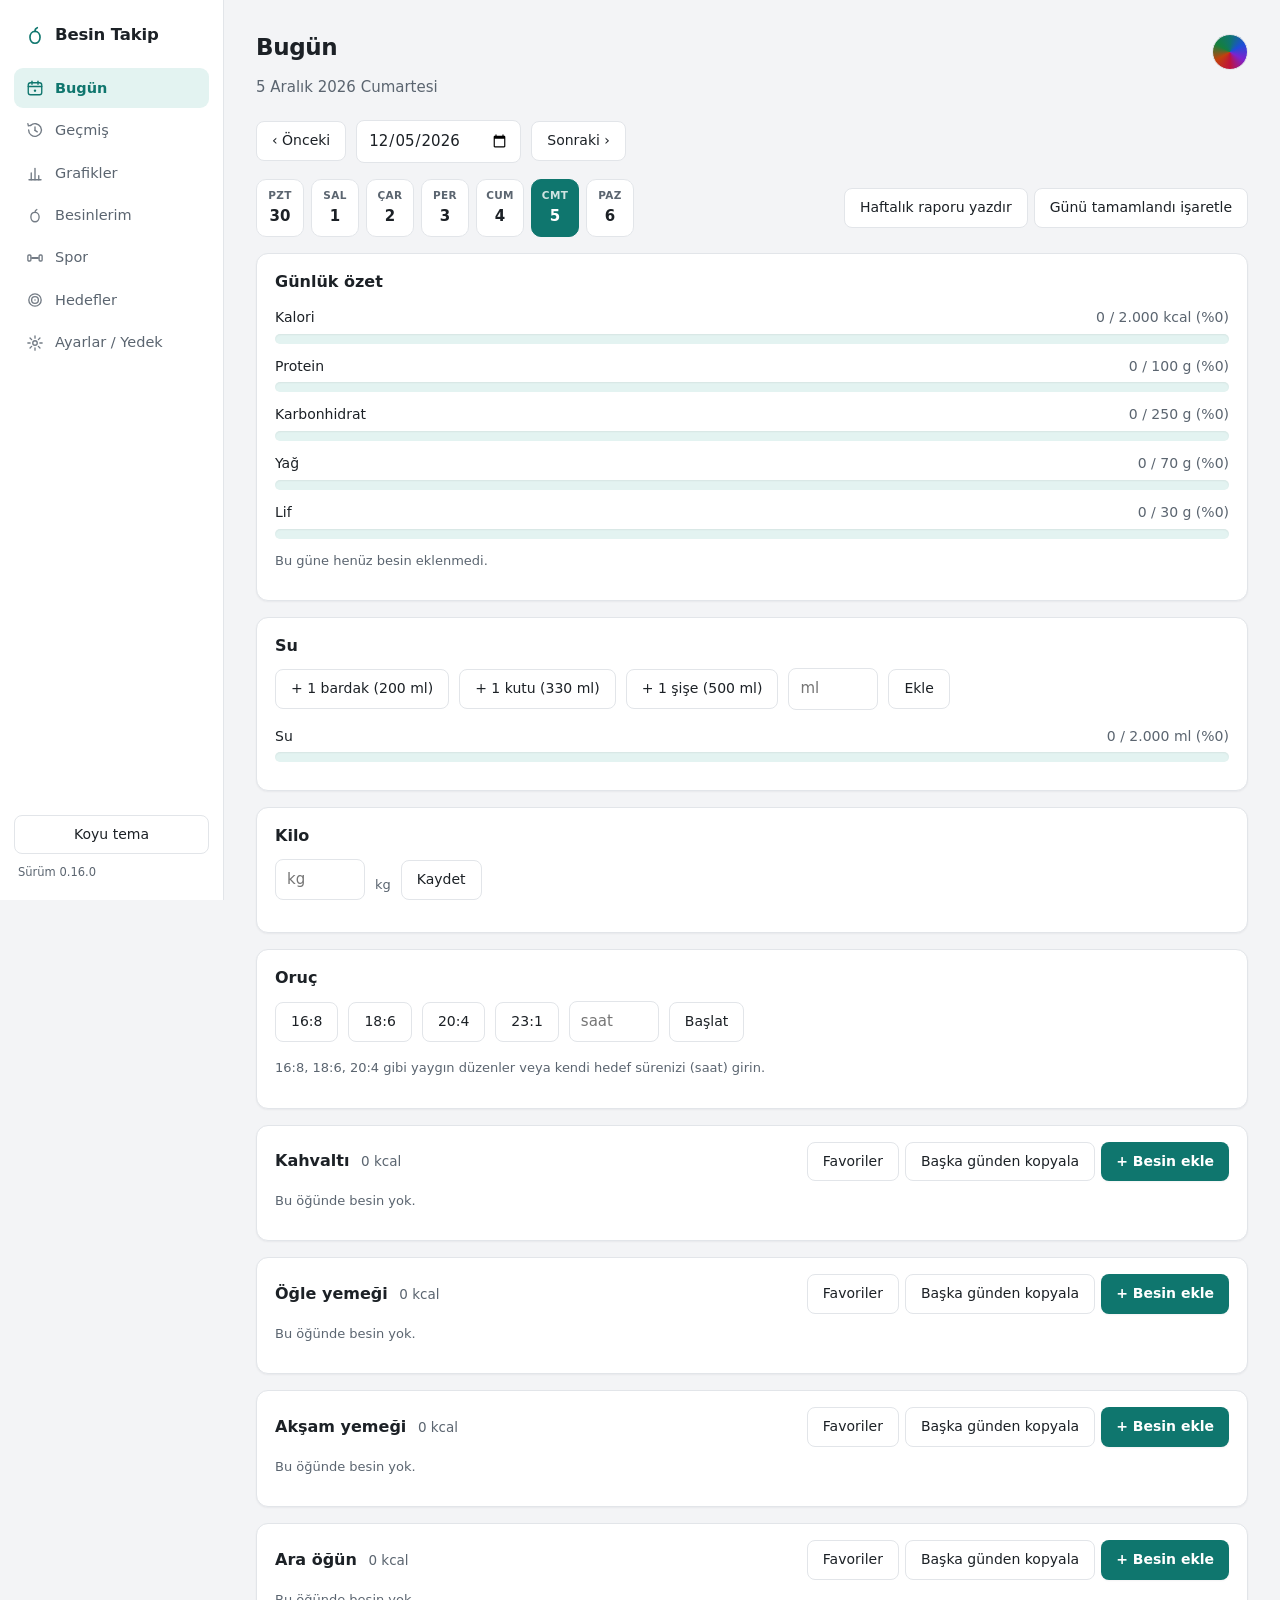
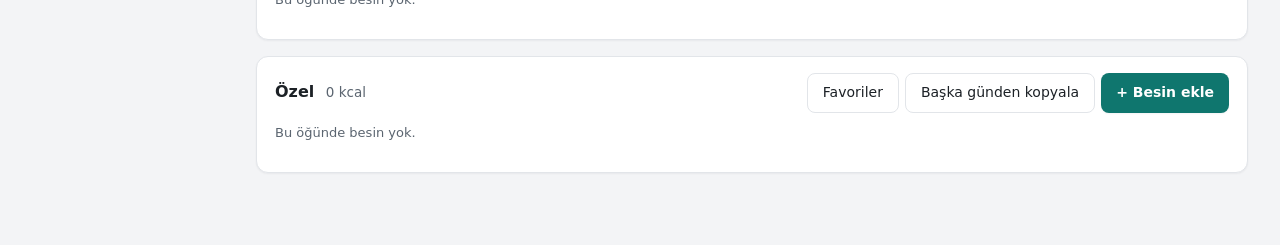
<file: index.html>
<!doctype html>
<html lang="tr">
<head>
<meta charset="utf-8">
<meta http-equiv="refresh" content="0; url=besin-takip.html">
<link rel="canonical" href="besin-takip.html">
<title>Besin Takip</title>
</head>
<body>
<p>Yönlendiriliyor… Otomatik geçmezse <a href="besin-takip.html">buraya tıklayın</a>.</p>
<script>location.replace('besin-takip.html');</script>
</body>
</html>
</file>
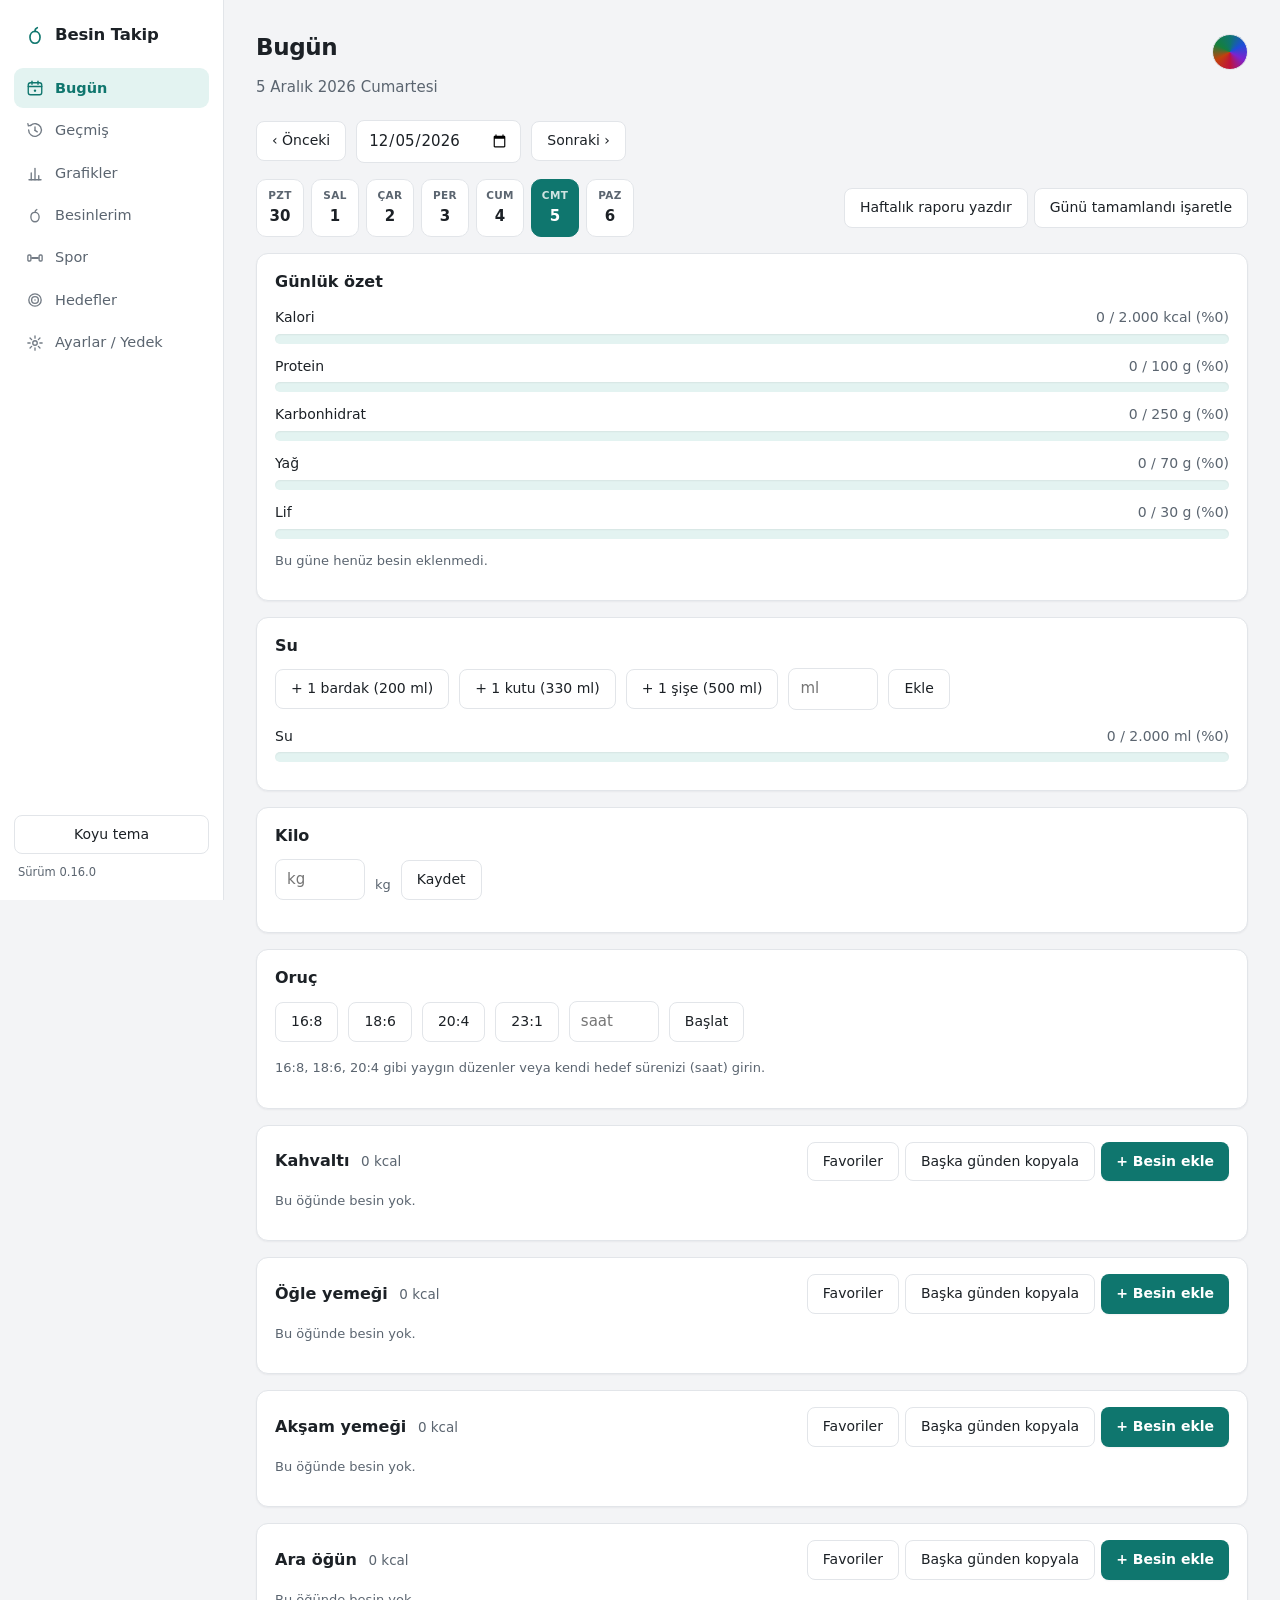
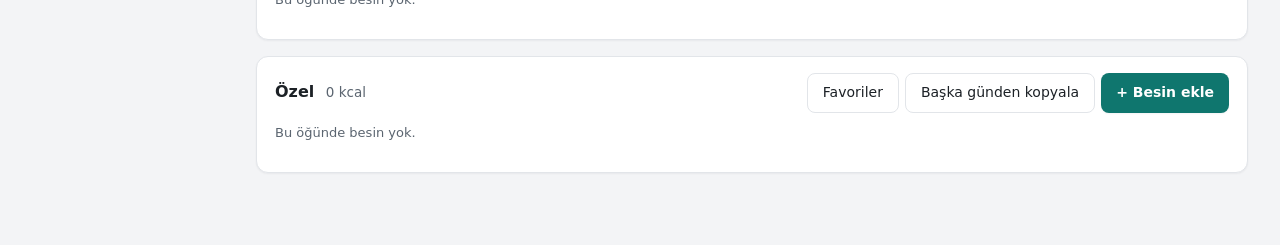
<file: besin-takip.html>
<!doctype html>
<html lang="tr">
<head>
<meta charset="utf-8">
<meta name="viewport" content="width=device-width, initial-scale=1">
<title>Besin Takip</title>
<meta name="description" content="Çevrimdışı, tek kişilik kalori ve besin takip uygulaması.">
<meta name="theme-color" content="#0f766e">
<meta name="mobile-web-app-capable" content="yes">
<meta name="apple-mobile-web-app-capable" content="yes">
<meta name="apple-mobile-web-app-status-bar-style" content="black-translucent">
<meta name="apple-mobile-web-app-title" content="Besin Takip">
<link rel="manifest" href="manifest.json?v=0.16.0">
<link rel="icon" href="icons/icon-192.png?v=0.16.0">
<link rel="apple-touch-icon" href="icons/apple-touch-icon.png?v=0.16.0">
<link rel="stylesheet" href="css/style.css?v=0.16.0">
</head>
<body>
<div class="app">
  <nav class="menu" aria-label="Ana menü">
    <div class="marka">
      <svg class="marka-simge" viewBox="0 0 24 24" fill="none" stroke="currentColor" stroke-width="1.8" stroke-linecap="round" stroke-linejoin="round" aria-hidden="true"><path d="M12 8c-3 0-5.5 2.5-5.5 6.5S9 21 12 21s5.5-2.5 5.5-6.5S15 8 12 8z"/><path d="M12 8c0-2 1-3.5 2.5-4"/></svg>
      <span>Besin Takip</span>
    </div>
    <a href="#bugun" data-r="bugun">
      <svg viewBox="0 0 24 24" fill="none" stroke="currentColor" stroke-width="1.8" stroke-linecap="round" stroke-linejoin="round" aria-hidden="true"><rect x="3" y="5" width="18" height="16" rx="3"/><line x1="3" y1="10" x2="21" y2="10"/><line x1="8" y1="3" x2="8" y2="7"/><line x1="16" y1="3" x2="16" y2="7"/><circle cx="12" cy="15.5" r="1.6" fill="currentColor" stroke="none"/></svg>
      <span>Bugün</span>
    </a>
    <a href="#gecmis" data-r="gecmis">
      <svg viewBox="0 0 24 24" fill="none" stroke="currentColor" stroke-width="1.8" stroke-linecap="round" stroke-linejoin="round" aria-hidden="true"><path d="M3.5 12a8.5 8.5 0 1 0 2.6-6.1"/><polyline points="2.5 3.5 3.2 6.4 6.3 5.9"/><line x1="12" y1="8" x2="12" y2="12.5"/><line x1="12" y1="12.5" x2="15" y2="14.5"/></svg>
      <span>Geçmiş</span>
    </a>
    <a href="#grafikler" data-r="grafikler">
      <svg viewBox="0 0 24 24" fill="none" stroke="currentColor" stroke-width="1.8" stroke-linecap="round" stroke-linejoin="round" aria-hidden="true"><line x1="4" y1="21" x2="20" y2="21"/><line x1="7" y1="21" x2="7" y2="12"/><line x1="12" y1="21" x2="12" y2="6"/><line x1="17" y1="21" x2="17" y2="15.5"/></svg>
      <span>Grafikler</span>
    </a>
    <a href="#besinler" data-r="besinler">
      <svg viewBox="0 0 24 24" fill="none" stroke="currentColor" stroke-width="1.8" stroke-linecap="round" stroke-linejoin="round" aria-hidden="true"><path d="M12 8.5c-3 0-5.5 2.4-5.5 6.2S9 21 12 21s5.5-2.5 5.5-6.3S15 8.5 12 8.5z"/><path d="M12 8.5c0-1.9 1-3.3 2.4-3.8"/></svg>
      <span>Besinlerim</span>
    </a>
    <a href="#spor" data-r="spor">
      <svg viewBox="0 0 24 24" fill="none" stroke="currentColor" stroke-width="1.8" stroke-linecap="round" stroke-linejoin="round" aria-hidden="true"><line x1="8" y1="12" x2="16" y2="12" stroke-width="2.6"/><rect x="2.5" y="8" width="4" height="8" rx="1.4"/><rect x="17.5" y="8" width="4" height="8" rx="1.4"/></svg>
      <span>Spor</span>
    </a>
    <a href="#hedefler" data-r="hedefler">
      <svg viewBox="0 0 24 24" fill="none" stroke="currentColor" stroke-width="1.8" stroke-linecap="round" stroke-linejoin="round" aria-hidden="true"><circle cx="12" cy="12" r="8.25"/><circle cx="12" cy="12" r="4.5"/><circle cx="12" cy="12" r="1" fill="currentColor" stroke="none"/></svg>
      <span>Hedefler</span>
    </a>
    <a href="#ayarlar" data-r="ayarlar">
      <svg viewBox="0 0 24 24" fill="none" stroke="currentColor" stroke-width="1.8" stroke-linecap="round" stroke-linejoin="round" aria-hidden="true"><circle cx="12" cy="12" r="3"/><path d="M12 2.5v3M12 18.5v3M21.5 12h-3M5.5 12h-3M18.6 5.4l-2.1 2.1M7.5 16.5l-2.1 2.1M18.6 18.6l-2.1-2.1M7.5 7.5 5.4 5.4"/></svg>
      <span>Ayarlar / Yedek</span>
    </a>
    <div class="menu-alt">
      <button id="tema-btn" type="button" class="ikincil">Koyu tema</button>
      <div class="surum">Sürüm 0.16.0</div>
    </div>
  </nav>
  <main tabindex="-1">
    <div id="hatirlatma" class="hatirlatma" hidden></div>
    <div id="icerik"><p class="alt-baslik">Yükleniyor…</p><noscript><p>Bu program çalışmak için tarayıcıda JavaScript gerektirir.</p></noscript></div>
  </main>
</div>
<div id="uyari" class="uyari" hidden></div>
<dialog id="ayrinti" aria-labelledby="ayrinti-baslik"></dialog>
<dialog id="secici" aria-label="Besin ekle"></dialog>
<div id="yazdir-alani" aria-hidden="true"></div>

<script src="lib/chart.umd.min.js?v=0.16.0"></script>
<script src="js/nutrients.js?v=0.16.0"></script>
<script src="js/calc.js?v=0.16.0"></script>
<script src="js/storage.js?v=0.16.0"></script>
<script src="js/foods-data.js?v=0.16.0"></script>
<script src="js/foods.js?v=0.16.0"></script>
<script src="js/exercises-data.js?v=0.16.0"></script>
<script src="js/exercises.js?v=0.16.0"></script>
<script src="js/rda.js?v=0.16.0"></script>
<script src="js/backup.js?v=0.16.0"></script>
<script src="js/charts.js?v=0.16.0"></script>
<script src="js/ui.js?v=0.16.0"></script>
<script>
  /* PWA: yalnızca güvenli bağlam (https / localhost) destekliyorsa kaydet.
     file:// veya düz http:// üzerinde sessizce atlanır (çevrimdışı çalışma yine sürer, yalnızca "ana ekrana ekle"/servis-çalışanı önbelleği devreye girmez). */
  if ('serviceWorker' in navigator && window.isSecureContext) {
    window.addEventListener('load', function () {
      navigator.serviceWorker.register('service-worker.js?v=0.16.0').catch(function () { /* sessizce yok say */ });
    });
  }
</script>
</body>
</html>
</file>
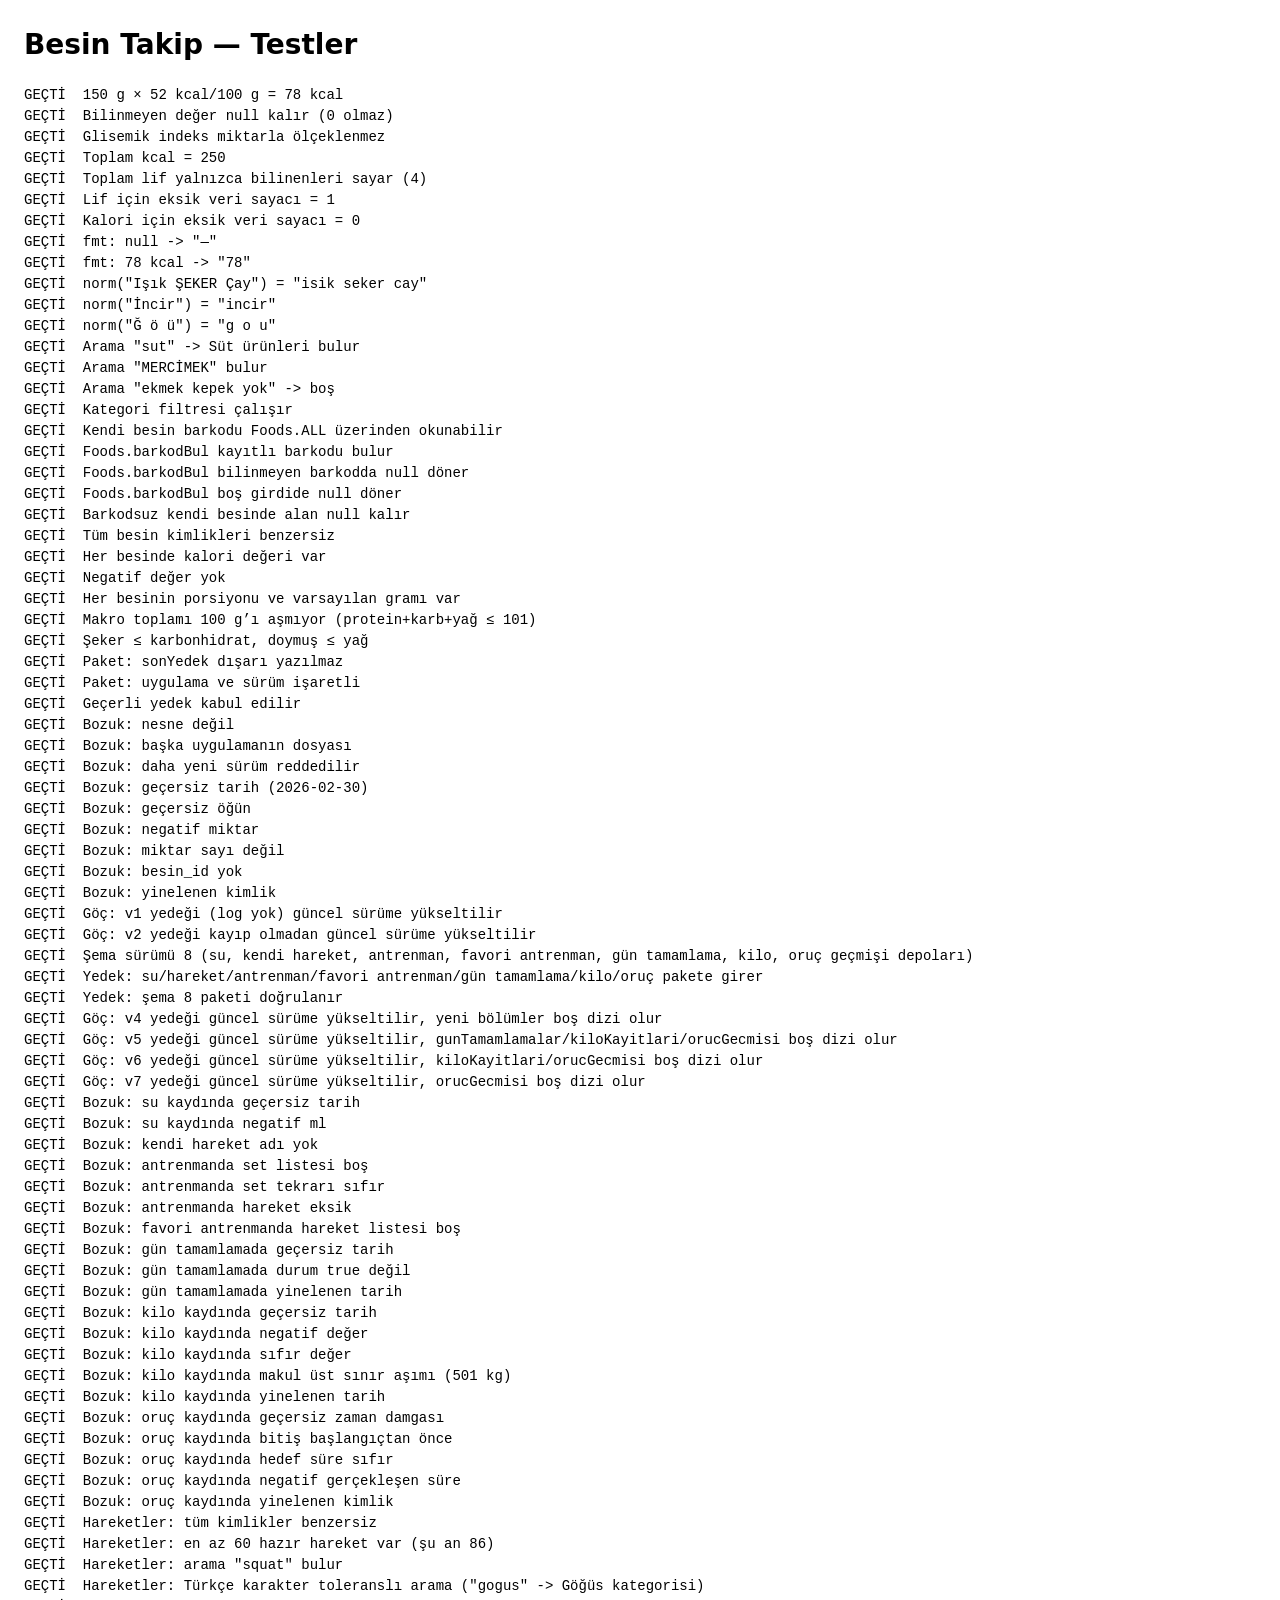
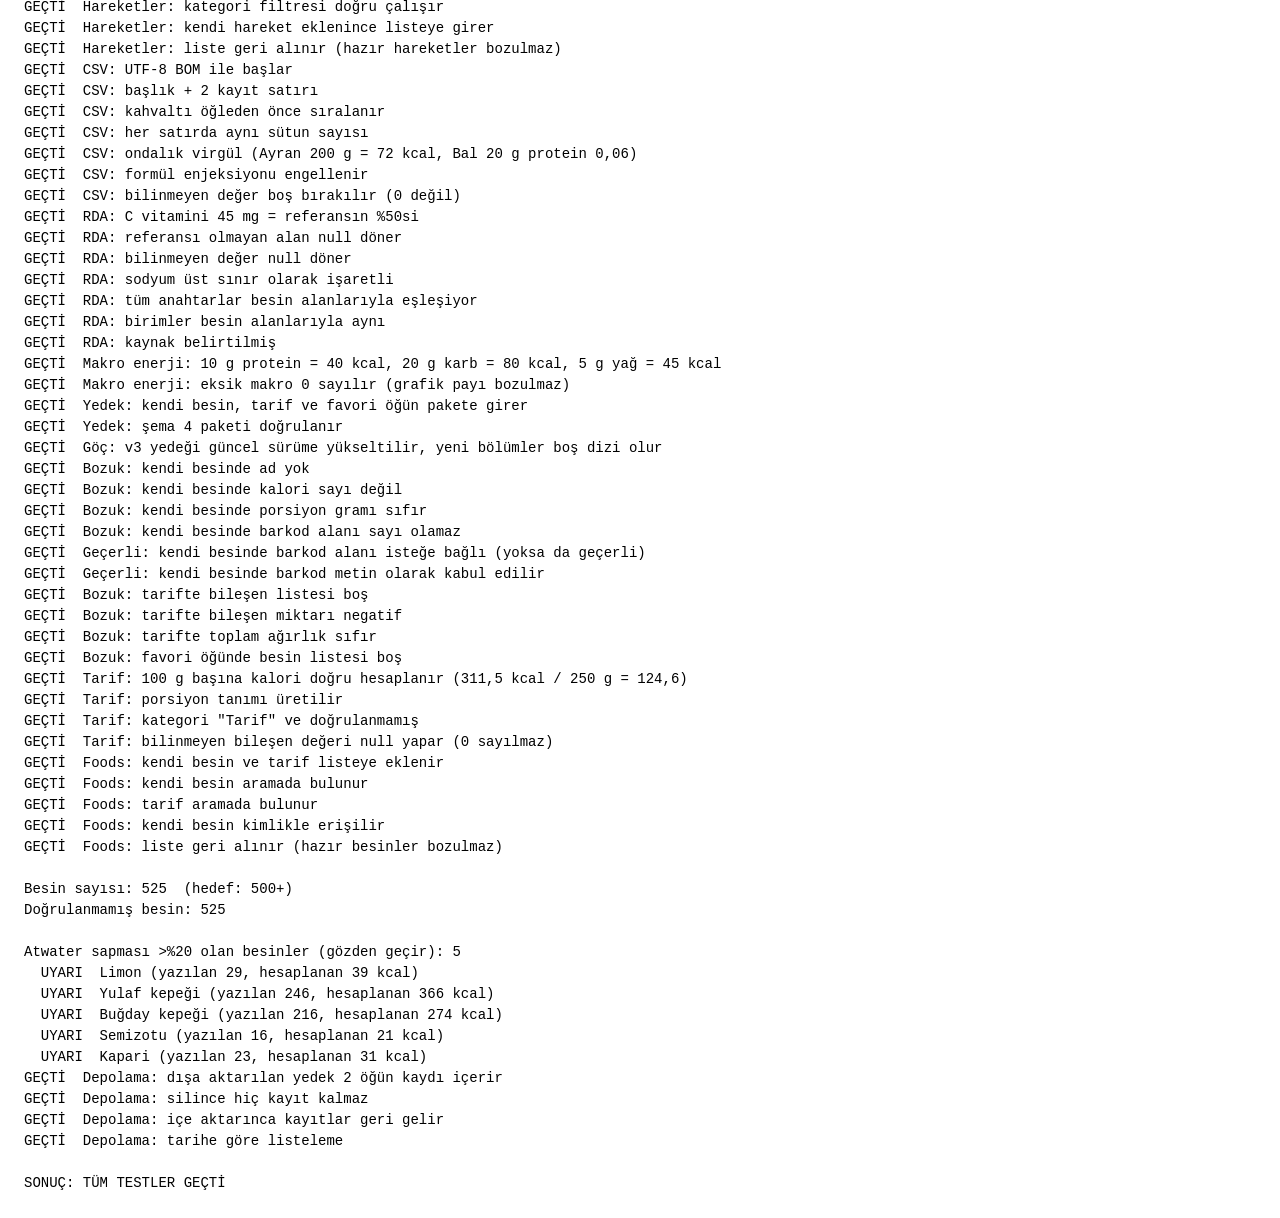
<file: tests/test.html>
<!doctype html>
<html lang="tr">
<head>
<meta charset="utf-8">
<title>Besin Takip — Testler</title>
<style>body{font:14px/1.5 system-ui,sans-serif;margin:24px}.ok{color:#0a7a3d}.fail{color:#c0271f;font-weight:600}.warn{color:#8a6100}</style>
</head>
<body>
<h1>Besin Takip — Testler</h1>
<pre id="out">çalışıyor…</pre>
<script src="../js/nutrients.js"></script>
<script src="../js/calc.js"></script>
<script src="../js/foods-data.js"></script>
<script src="../js/foods.js"></script>
<script src="../js/exercises-data.js"></script>
<script src="../js/exercises.js"></script>
<script src="../js/storage.js"></script>
<script src="../js/backup.js"></script>
<script src="../js/rda.js"></script>
<script>
(function () {
  var out = [], fails = 0;
  function t(ad, kosul) { if (!kosul) fails++; out.push((kosul ? 'GEÇTİ  ' : 'BAŞARISIZ  ') + ad); }
  function yakin(a, b, e) { return Math.abs(a - b) <= (e || 1e-9); }

  /* --- Hesaplama --- */
  t('150 g × 52 kcal/100 g = 78 kcal', yakin(Calc.scale({ kcal: 52 }, 150).kcal, 78));
  t('Bilinmeyen değer null kalır (0 olmaz)', Calc.scale({ kcal: 52 }, 150).lif === null);
  t('Glisemik indeks miktarla ölçeklenmez', Calc.scale({ gi: 55 }, 300).gi === 55);

  var s = Calc.sum([
    { degerler: { kcal: 100, lif: 2 }, gram: 200 },
    { degerler: { kcal: 50, lif: null }, gram: 100 }
  ]);
  t('Toplam kcal = 250', yakin(s.toplam.kcal, 250));
  t('Toplam lif yalnızca bilinenleri sayar (4)', yakin(s.toplam.lif, 4));
  t('Lif için eksik veri sayacı = 1', s.eksik.lif === 1);
  t('Kalori için eksik veri sayacı = 0', s.eksik.kcal === 0);

  t('fmt: null -> "—"', Calc.fmt(null, 'g') === '—');
  t('fmt: 78 kcal -> "78"', Calc.fmt(78.4, 'kcal') === '78');

  /* --- Türkçe arama normalleştirme --- */
  t('norm("Işık ŞEKER Çay") = "isik seker cay"', Calc.norm('Işık ŞEKER Çay') === 'isik seker cay');
  t('norm("İncir") = "incir"', Calc.norm('İncir') === 'incir');
  t('norm("Ğ ö ü") = "g o u"', Calc.norm('Ğ ö ü') === 'g o u');
  t('Arama "sut" -> Süt ürünleri bulur', Foods.search('sut').some(function (f) { return f.ad.indexOf('Süt') === 0; }));
  t('Arama "MERCİMEK" bulur', Foods.search('MERCİMEK').length >= 2);
  t('Arama "ekmek kepek yok" -> boş', Foods.search('zzzz').length === 0);
  t('Kategori filtresi çalışır', Foods.search('', { kategori: 'Meyve' }).every(function (f) { return f.kategori === 'Meyve'; }));

  /* --- Barkod --- */
  Foods.guncelle([{ id: 'k-bt1', ad: 'Barkodlu test besini', varsayilan_g: 100, porsiyonlar: [], degerler: { kcal: 100 }, barkod: '8690000000001' }], []);
  t('Kendi besin barkodu Foods.ALL üzerinden okunabilir', Foods.BY_ID['k-bt1'].barkod === '8690000000001');
  t('Foods.barkodBul kayıtlı barkodu bulur', Foods.barkodBul('8690000000001') && Foods.barkodBul('8690000000001').id === 'k-bt1');
  t('Foods.barkodBul bilinmeyen barkodda null döner', Foods.barkodBul('0000000000000') === null);
  t('Foods.barkodBul boş girdide null döner', Foods.barkodBul('') === null && Foods.barkodBul() === null);
  t('Barkodsuz kendi besinde alan null kalır', (function () {
    Foods.guncelle([{ id: 'k-bt2', ad: 'Barkodsuz test besini', varsayilan_g: 100, porsiyonlar: [], degerler: { kcal: 50 } }], []);
    return Foods.BY_ID['k-bt2'].barkod === null;
  })());
  Foods.guncelle([], []); /* test verilerini temizle */

  /* --- Veri bütünlüğü --- */
  var ids = {}, dup = [];
  Foods.ALL.forEach(function (f) { if (ids[f.id]) dup.push(f.ad); ids[f.id] = 1; });
  t('Tüm besin kimlikleri benzersiz' + (dup.length ? ' (çakışan: ' + dup.join(', ') + ')' : ''), dup.length === 0);

  var bosKcal = Foods.ALL.filter(function (f) { return f.degerler.kcal == null; });
  t('Her besinde kalori değeri var', bosKcal.length === 0);
  var negatif = Foods.ALL.filter(function (f) { return Object.keys(f.degerler).some(function (k) { return f.degerler[k] != null && f.degerler[k] < 0; }); });
  t('Negatif değer yok', negatif.length === 0);
  var portBos = Foods.ALL.filter(function (f) { return !f.porsiyonlar.length || !(f.varsayilan_g > 0); });
  t('Her besinin porsiyonu ve varsayılan gramı var', portBos.length === 0);
  t('Makro toplamı 100 g’ı aşmıyor (protein+karb+yağ ≤ 101)', Foods.ALL.every(function (f) {
    var d = f.degerler; return (d.protein + d.karb + d.yag) <= 101;
  }));
  var tutarsiz = Foods.ALL.filter(function (f) {
    var d = f.degerler;
    return !((d.seker == null || d.seker <= d.karb + 0.05) && (d.doymus == null || d.doymus <= d.yag + 0.05));
  }).map(function (f) { return f.ad; });
  t('Şeker ≤ karbonhidrat, doymuş ≤ yağ' + (tutarsiz.length ? ' (sorunlu: ' + tutarsiz.join(', ') + ')' : ''), tutarsiz.length === 0);

  /* --- Yedekleme mantığı --- */
  var S2 = Storage.SCHEMA_VERSION;
  var ornek = {
    settings: [{ key: 'tema', value: 'koyu' }, { key: 'sonYedek', value: '2026-01-01T00:00:00Z' }],
    favorites: [{ id: 'h-bal' }], recents: [{ id: 'h-bal', ts: 5 }],
    log: [{ id: 'a1', tarih: '2026-09-20', ogun: 'öğle', besin_id: 'h-bal', miktar_g: 20, saat: '12:30' },
          { id: 'a2', tarih: '2026-09-20', ogun: 'kahvaltı', besin_id: 'h-ayran', miktar_g: 200 }]
  };
  var paket = Backup.paketle(ornek, S2);
  t('Paket: sonYedek dışarı yazılmaz', !paket.settings.some(function (s) { return s.key === 'sonYedek'; }));
  t('Paket: uygulama ve sürüm işaretli', paket.uygulama === 'besin-takip' && paket.schemaVersion === S2);
  var js = JSON.parse(JSON.stringify(paket));
  var d1 = Backup.dogrula(js, S2);
  t('Geçerli yedek kabul edilir', d1.ok && d1.veri.log.length === 2);
  t('Bozuk: nesne değil', !Backup.dogrula([], S2).ok && !Backup.dogrula(null, S2).ok && !Backup.dogrula('x', S2).ok);
  t('Bozuk: başka uygulamanın dosyası', !Backup.dogrula({ uygulama: 'baska', schemaVersion: 1 }, S2).ok);
  t('Bozuk: daha yeni sürüm reddedilir', !Backup.dogrula({ uygulama: 'besin-takip', schemaVersion: S2 + 1 }, S2).ok);
  function bozLog(degis) { var c = JSON.parse(JSON.stringify(paket)); degis(c.log[0]); return Backup.dogrula(c, S2).ok; }
  t('Bozuk: geçersiz tarih (2026-02-30)', !bozLog(function (e) { e.tarih = '2026-02-30'; }));
  t('Bozuk: geçersiz öğün', !bozLog(function (e) { e.ogun = 'gece'; }));
  t('Bozuk: negatif miktar', !bozLog(function (e) { e.miktar_g = -5; }));
  t('Bozuk: miktar sayı değil', !bozLog(function (e) { e.miktar_g = '20'; }));
  t('Bozuk: besin_id yok', !bozLog(function (e) { delete e.besin_id; }));
  t('Bozuk: yinelenen kimlik', (function () { var c = JSON.parse(JSON.stringify(paket)); c.log[1].id = 'a1'; return !Backup.dogrula(c, S2).ok; })());
  var v1 = Backup.dogrula({ uygulama: 'besin-takip', schemaVersion: 1, settings: [{ key: 'tema', value: 'acik' }], favorites: [{ id: 'h-bal' }] }, S2);
  t('Göç: v1 yedeği (log yok) güncel sürüme yükseltilir', v1.ok && v1.veri.schemaVersion === S2 && Array.isArray(v1.veri.log) && v1.veri.log.length === 0);
  var v2 = Backup.dogrula({ uygulama: 'besin-takip', schemaVersion: 2, log: [{ id: 'z1', tarih: '2026-09-22', ogun: 'öğle', besin_id: 'h-bal', miktar_g: 20 }] }, S2);
  t('Göç: v2 yedeği kayıp olmadan güncel sürüme yükseltilir', v2.ok && v2.veri.schemaVersion === S2 && v2.veri.log.length === 1 && v2.veri.log[0].miktar_g === 20);
  t('Şema sürümü 8 (su, kendi hareket, antrenman, favori antrenman, gün tamamlama, kilo, oruç geçmişi depoları)', S2 === 8);

  /* --- Yedekleme: su / hareket / antrenman / favori antrenman / gün tamamlama / kilo (şema 7) --- */
  var ornek5 = {
    suKayitlari: [{ id: 's1', tarih: '2026-09-22', ml: 200, saat: '09:00' }],
    ozelHareketler: [{ id: 'e-1', ad: 'Trap Bar Deadlift', kategori: 'Bacak' }],
    antrenmanGunlugu: [{ id: 'a-1', tarih: '2026-09-22', hareket_id: 'e-squat-barbell',
      setler: [{ tekrar: 10 }, { tekrar: 8, agirlik_kg: 60, dinlenme_sn: 90 }], saat: '18:00' }],
    favoriAntrenmanlar: [{ id: 'fa-1', ad: 'Bacak günü', hareketler: [{ hareket_id: 'e-squat-barbell', setler: [{ tekrar: 10 }] }] }],
    gunTamamlamalar: [{ id: '2026-09-22', tamamlandi: true, zaman: '2026-09-22T20:00:00.000Z' }],
    kiloKayitlari: [{ id: '2026-09-22', kilo_kg: 78.4, zaman: '2026-09-22T08:00:00.000Z' }],
    orucGecmisi: [{ id: 'o1', baslangic: '2026-09-22T20:00:00.000Z', bitis: '2026-09-23T14:00:00.000Z', hedef_saat: 16, sure_dk: 1080 }]
  };
  var p5 = Backup.paketle(ornek5, S2);
  t('Yedek: su/hareket/antrenman/favori antrenman/gün tamamlama/kilo/oruç pakete girer',
    p5.suKayitlari.length === 1 && p5.ozelHareketler.length === 1 && p5.antrenmanGunlugu.length === 1 &&
    p5.favoriAntrenmanlar.length === 1 && p5.gunTamamlamalar.length === 1 && p5.kiloKayitlari.length === 1 && p5.orucGecmisi.length === 1);
  var d5 = Backup.dogrula(JSON.parse(JSON.stringify(p5)), S2);
  t('Yedek: şema 8 paketi doğrulanır', d5.ok && d5.veri.antrenmanGunlugu[0].setler.length === 2 &&
    d5.veri.gunTamamlamalar[0].id === '2026-09-22' && d5.veri.kiloKayitlari[0].kilo_kg === 78.4 && d5.veri.orucGecmisi[0].sure_dk === 1080);
  var v4 = Backup.dogrula({ uygulama: 'besin-takip', schemaVersion: 4, log: [] }, S2);
  t('Göç: v4 yedeği güncel sürüme yükseltilir, yeni bölümler boş dizi olur',
    v4.ok && v4.veri.schemaVersion === S2 && v4.veri.suKayitlari.length === 0 && v4.veri.antrenmanGunlugu.length === 0 &&
    v4.veri.gunTamamlamalar.length === 0 && v4.veri.kiloKayitlari.length === 0 && v4.veri.orucGecmisi.length === 0);
  var v5 = Backup.dogrula({ uygulama: 'besin-takip', schemaVersion: 5, log: [], suKayitlari: [] }, S2);
  t('Göç: v5 yedeği güncel sürüme yükseltilir, gunTamamlamalar/kiloKayitlari/orucGecmisi boş dizi olur',
    v5.ok && v5.veri.schemaVersion === S2 && v5.veri.gunTamamlamalar.length === 0 && v5.veri.kiloKayitlari.length === 0 && v5.veri.orucGecmisi.length === 0);
  var v6 = Backup.dogrula({ uygulama: 'besin-takip', schemaVersion: 6, log: [], gunTamamlamalar: [] }, S2);
  t('Göç: v6 yedeği güncel sürüme yükseltilir, kiloKayitlari/orucGecmisi boş dizi olur',
    v6.ok && v6.veri.schemaVersion === S2 && v6.veri.kiloKayitlari.length === 0 && v6.veri.orucGecmisi.length === 0);
  var v7 = Backup.dogrula({ uygulama: 'besin-takip', schemaVersion: 7, log: [], kiloKayitlari: [] }, S2);
  t('Göç: v7 yedeği güncel sürüme yükseltilir, orucGecmisi boş dizi olur',
    v7.ok && v7.veri.schemaVersion === S2 && v7.veri.orucGecmisi.length === 0);

  function boz5(bolum, degis) { var c = JSON.parse(JSON.stringify(p5)); degis(c[bolum][0]); return Backup.dogrula(c, S2).ok; }
  t('Bozuk: su kaydında geçersiz tarih', !boz5('suKayitlari', function (s) { s.tarih = '2026-13-01'; }));
  t('Bozuk: su kaydında negatif ml', !boz5('suKayitlari', function (s) { s.ml = -50; }));
  t('Bozuk: kendi hareket adı yok', !boz5('ozelHareketler', function (e) { e.ad = ''; }));
  t('Bozuk: antrenmanda set listesi boş', !boz5('antrenmanGunlugu', function (a) { a.setler = []; }));
  t('Bozuk: antrenmanda set tekrarı sıfır', !boz5('antrenmanGunlugu', function (a) { a.setler[0].tekrar = 0; }));
  t('Bozuk: antrenmanda hareket eksik', !boz5('antrenmanGunlugu', function (a) { delete a.hareket_id; }));
  t('Bozuk: favori antrenmanda hareket listesi boş', !boz5('favoriAntrenmanlar', function (f) { f.hareketler = []; }));
  t('Bozuk: gün tamamlamada geçersiz tarih', !boz5('gunTamamlamalar', function (g) { g.id = '31-12-2026'; }));
  t('Bozuk: gün tamamlamada durum true değil', !boz5('gunTamamlamalar', function (g) { g.tamamlandi = 'evet'; }));
  t('Bozuk: gün tamamlamada yinelenen tarih', (function () {
    var c = JSON.parse(JSON.stringify(p5));
    c.gunTamamlamalar.push({ id: '2026-09-22', tamamlandi: true });
    return !Backup.dogrula(c, S2).ok;
  })());
  t('Bozuk: kilo kaydında geçersiz tarih', !boz5('kiloKayitlari', function (k) { k.id = '2026-02-30'; }));
  t('Bozuk: kilo kaydında negatif değer', !boz5('kiloKayitlari', function (k) { k.kilo_kg = -5; }));
  t('Bozuk: kilo kaydında sıfır değer', !boz5('kiloKayitlari', function (k) { k.kilo_kg = 0; }));
  t('Bozuk: kilo kaydında makul üst sınır aşımı (501 kg)', !boz5('kiloKayitlari', function (k) { k.kilo_kg = 501; }));
  t('Bozuk: kilo kaydında yinelenen tarih', (function () {
    var c = JSON.parse(JSON.stringify(p5));
    c.kiloKayitlari.push({ id: '2026-09-22', kilo_kg: 80 });
    return !Backup.dogrula(c, S2).ok;
  })());
  t('Bozuk: oruç kaydında geçersiz zaman damgası', !boz5('orucGecmisi', function (o) { o.baslangic = 'gecersiz'; }));
  t('Bozuk: oruç kaydında bitiş başlangıçtan önce', !boz5('orucGecmisi', function (o) { o.bitis = '2020-01-01T00:00:00.000Z'; }));
  t('Bozuk: oruç kaydında hedef süre sıfır', !boz5('orucGecmisi', function (o) { o.hedef_saat = 0; }));
  t('Bozuk: oruç kaydında negatif gerçekleşen süre', !boz5('orucGecmisi', function (o) { o.sure_dk = -10; }));
  t('Bozuk: oruç kaydında yinelenen kimlik', (function () {
    var c = JSON.parse(JSON.stringify(p5));
    c.orucGecmisi.push({ id: 'o1', baslangic: '2026-09-22T20:00:00.000Z', bitis: '2026-09-23T14:00:00.000Z', hedef_saat: 16, sure_dk: 1080 });
    return !Backup.dogrula(c, S2).ok;
  })());

  /* --- Hareket veritabanı (Exercises) --- */
  var eIds = {}, eDup = [];
  Exercises.ALL.forEach(function (e) { if (eIds[e.id]) eDup.push(e.ad); eIds[e.id] = 1; });
  t('Hareketler: tüm kimlikler benzersiz' + (eDup.length ? ' (çakışan: ' + eDup.join(', ') + ')' : ''), eDup.length === 0);
  t('Hareketler: en az 60 hazır hareket var (şu an ' + Exercises.ALL.length + ')', Exercises.ALL.length >= 60);
  t('Hareketler: arama "squat" bulur', Exercises.search('squat').length > 0);
  t('Hareketler: Türkçe karakter toleranslı arama ("gogus" -> Göğüs kategorisi)', Exercises.search('', { kategori: 'Göğüs' }).length > 0);
  t('Hareketler: kategori filtresi doğru çalışır', Exercises.search('', { kategori: 'Bacak' }).every(function (e) { return e.kategori === 'Bacak'; }));
  var oncekiHareketSayisi = Exercises.ALL.length;
  Exercises.guncelle([{ id: 'k-test', ad: 'Test Hareketi', kategori: 'Diğer' }]);
  t('Hareketler: kendi hareket eklenince listeye girer', Exercises.ALL.length === oncekiHareketSayisi + 1 && !!Exercises.BY_ID['k-test']);
  Exercises.guncelle([]);
  t('Hareketler: liste geri alınır (hazır hareketler bozulmaz)', Exercises.ALL.length === oncekiHareketSayisi && !Exercises.BY_ID['k-test']);

  var csv = Backup.csv(ornek.log, Foods.BY_ID);
  var satirlar = csv.replace('﻿', '').trim().split('\r\n');
  t('CSV: UTF-8 BOM ile başlar', csv.charAt(0) === '﻿');
  t('CSV: başlık + 2 kayıt satırı', satirlar.length === 3);
  t('CSV: kahvaltı öğleden önce sıralanır', satirlar[1].indexOf('kahvaltı') > -1 && satirlar[2].indexOf('öğle') > -1);
  t('CSV: her satırda aynı sütun sayısı', satirlar.every(function (s) { return s.split(';').length === satirlar[0].split(';').length; }));
  t('CSV: ondalık virgül (Ayran 200 g = 72 kcal, Bal 20 g protein 0,06)', satirlar[1].split(';')[6] === '72' && satirlar[2].indexOf('0,06') > -1);
  t('CSV: formül enjeksiyonu engellenir', Backup.hucre('=CMD()') === "'=CMD()" && Backup.hucre('a;b') === '"a;b"' && Backup.hucre('a"b') === '"a""b"');
  t('CSV: bilinmeyen değer boş bırakılır (0 değil)', Backup.hucre(null) === '');

  /* --- Mikro besin referansları ve makro enerji payı --- */
  t('RDA: C vitamini 45 mg = referansın %50si', yakin(RDA.yuzde('vitC', 45), 50));
  t('RDA: referansı olmayan alan null döner', RDA.yuzde('kafein', 100) === null && RDA.yuzde('kcal', 2000) === null);
  t('RDA: bilinmeyen değer null döner', RDA.yuzde('demir', null) === null);
  t('RDA: sodyum üst sınır olarak işaretli', RDA.DV.sodyum.ust === true && !RDA.DV.demir.ust);
  var rdaBilinmeyen = Object.keys(RDA.DV).filter(function (k) { return !Nutrients.BY_KEY[k]; });
  t('RDA: tüm anahtarlar besin alanlarıyla eşleşiyor' + (rdaBilinmeyen.length ? ' (eşleşmeyen: ' + rdaBilinmeyen.join(', ') + ')' : ''), rdaBilinmeyen.length === 0);
  var rdaBirim = Object.keys(RDA.DV).filter(function (k) { return RDA.DV[k].b !== Nutrients.BY_KEY[k].b; });
  t('RDA: birimler besin alanlarıyla aynı' + (rdaBirim.length ? ' (farklı: ' + rdaBirim.join(', ') + ')' : ''), rdaBirim.length === 0);
  t('RDA: kaynak belirtilmiş', /FDA/.test(RDA.KAYNAK));

  var mkt = Calc.makroKalori({ protein: 10, karb: 20, yag: 5 });
  t('Makro enerji: 10 g protein = 40 kcal, 20 g karb = 80 kcal, 5 g yağ = 45 kcal',
    yakin(mkt.protein, 40) && yakin(mkt.karb, 80) && yakin(mkt.yag, 45));
  t('Makro enerji: eksik makro 0 sayılır (grafik payı bozulmaz)', yakin(Calc.makroKalori({}).protein, 0));

  /* --- Kendi besin, tarif, favori öğün (şema 4) --- */
  var ornek4 = {
    ozelBesinler: [{ id: 'k-1', ad: 'Annemin keki', kategori: 'Kendi besinim', varsayilan_g: 80,
                     porsiyonlar: [{ ad: '1 dilim', g: 80 }], degerler: { kcal: 350, protein: 6, karb: 45, yag: 16 } }],
    tarifler: [{ id: 't-1', ad: 'Yulaflı kahvaltı', toplam_g: 250,
                 bilesenler: [{ besin_id: 'h-yulaf-ezmesi-cig', gram: 50 }, { besin_id: 'h-sut-tam-yagli', gram: 200 }] }],
    favoriOgunler: [{ id: 'f-1', ad: 'Standart kahvaltım', ogun: 'kahvaltı',
                      kalemler: [{ besin_id: 'h-yumurta-haslanmis', miktar_g: 100 }, { besin_id: 'h-beyaz-ekmek', miktar_g: 60 }] }]
  };
  var p4 = Backup.paketle(ornek4, S2);
  t('Yedek: kendi besin, tarif ve favori öğün pakete girer',
    p4.ozelBesinler.length === 1 && p4.tarifler.length === 1 && p4.favoriOgunler.length === 1);
  var d4 = Backup.dogrula(JSON.parse(JSON.stringify(p4)), S2);
  t('Yedek: şema 4 paketi doğrulanır', d4.ok && d4.veri.tarifler[0].toplam_g === 250);
  var v3 = Backup.dogrula({ uygulama: 'besin-takip', schemaVersion: 3, log: [] }, S2);
  t('Göç: v3 yedeği güncel sürüme yükseltilir, yeni bölümler boş dizi olur',
    v3.ok && v3.veri.schemaVersion === S2 && v3.veri.ozelBesinler.length === 0 && v3.veri.tarifler.length === 0);

  function boz4(bolum, degis) {
    var c = JSON.parse(JSON.stringify(p4));
    degis(c[bolum][0]);
    return Backup.dogrula(c, S2).ok;
  }
  t('Bozuk: kendi besinde ad yok', !boz4('ozelBesinler', function (b) { b.ad = '  '; }));
  t('Bozuk: kendi besinde kalori sayı değil', !boz4('ozelBesinler', function (b) { b.degerler.kcal = 'abc'; }));
  t('Bozuk: kendi besinde porsiyon gramı sıfır', !boz4('ozelBesinler', function (b) { b.porsiyonlar[0].g = 0; }));
  t('Bozuk: kendi besinde barkod alanı sayı olamaz', !boz4('ozelBesinler', function (b) { b.barkod = 8690000000001; }));
  t('Geçerli: kendi besinde barkod alanı isteğe bağlı (yoksa da geçerli)', (function () {
    var c = JSON.parse(JSON.stringify(p4));
    return Backup.dogrula(c, S2).ok;
  })());
  t('Geçerli: kendi besinde barkod metin olarak kabul edilir', (function () {
    var c = JSON.parse(JSON.stringify(p4));
    c.ozelBesinler[0].barkod = '8690000000001';
    return Backup.dogrula(c, S2).ok;
  })());
  t('Bozuk: tarifte bileşen listesi boş', !boz4('tarifler', function (x) { x.bilesenler = []; }));
  t('Bozuk: tarifte bileşen miktarı negatif', !boz4('tarifler', function (x) { x.bilesenler[0].gram = -5; }));
  t('Bozuk: tarifte toplam ağırlık sıfır', !boz4('tarifler', function (x) { x.toplam_g = 0; }));
  t('Bozuk: favori öğünde besin listesi boş', !boz4('favoriOgunler', function (x) { x.kalemler = []; }));

  /* Tarif → besin dönüşümü: 50 g yulaf (379 kcal/100g) + 200 g süt (61 kcal/100g) = 189,5+122 = 311,5 kcal / 250 g */
  var tb = Foods.tarifBesine(ornek4.tarifler[0], Foods.BY_ID);
  t('Tarif: 100 g başına kalori doğru hesaplanır (311,5 kcal / 250 g = 124,6)', yakin(tb.degerler.kcal, 124.6, 0.05));
  t('Tarif: porsiyon tanımı üretilir', tb.porsiyonlar.length >= 1 && tb.porsiyonlar[0].g === 250);
  t('Tarif: kategori "Tarif" ve doğrulanmamış', tb.kategori === 'Tarif' && tb.dogrulandi === false);
  var tbBos = Foods.tarifBesine({ id: 'x', ad: 'Boş', toplam_g: 100, bilesenler: [{ besin_id: 'yok-boyle-besin', gram: 50 }] }, Foods.BY_ID);
  t('Tarif: bilinmeyen bileşen değeri null yapar (0 sayılmaz)', tbBos.degerler.kcal === null);

  /* Foods.guncelle: kendi besinler ve tarifler aramaya karışır */
  var oncekiSayi = Foods.ALL.length;
  Foods.guncelle(ornek4.ozelBesinler, ornek4.tarifler);
  t('Foods: kendi besin ve tarif listeye eklenir', Foods.ALL.length === oncekiSayi + 2);
  t('Foods: kendi besin aramada bulunur', Foods.search('annemin').length === 1);
  t('Foods: tarif aramada bulunur', Foods.search('yulafli kahvalti').length === 1);
  t('Foods: kendi besin kimlikle erişilir', !!Foods.BY_ID['k-1'] && Foods.BY_ID['k-1'].kendi === true);
  Foods.guncelle([], []);
  t('Foods: liste geri alınır (hazır besinler bozulmaz)', Foods.ALL.length === oncekiSayi && !Foods.BY_ID['k-1']);

  out.push('');
  out.push('Besin sayısı: ' + Foods.ALL.length + '  (hedef: 500+)');
  out.push('Doğrulanmamış besin: ' + Foods.ALL.filter(function (f) { return !f.dogrulandi; }).length);

  /* --- Veri kalite uyarısı: Atwater tutarlılığı (bilgi amaçlı, test başarısız saymaz) --- */
  var sapma = [];
  Foods.ALL.forEach(function (f) {
    var d = f.degerler, alkolKcal = (d.alkol || 0) * 7;
    var hesap = d.protein * 4 + (d.karb - (d.lif || 0)) * 4 + (d.lif || 0) * 2 + d.yag * 9 + alkolKcal;
    if (d.kcal < 15) return;
    var oran = Math.abs(hesap - d.kcal) / d.kcal;
    if (oran > 0.2) sapma.push(f.ad + ' (yazılan ' + d.kcal + ', hesaplanan ' + Math.round(hesap) + ' kcal)');
  });
  out.push('');
  out.push('Atwater sapması >%20 olan besinler (gözden geçir): ' + sapma.length);
  sapma.forEach(function (x) { out.push('  UYARI  ' + x); });

  /* --- Depolama gidiş-dönüş (bellek modu; IndexedDB açılmadan): yedek al -> sil -> geri yükle --- */
  var sirali = Storage.degistirHepsini(ornek)
    .then(function () { return Storage.exportParcalari(); })
    .then(function (p) {
      var yedek = JSON.parse(JSON.stringify(Backup.paketle(p, S2)));
      t('Depolama: dışa aktarılan yedek 2 öğün kaydı içerir', yedek.log.length === 2);
      return Storage.degistirHepsini({}).then(function () { return Storage.tumLog(); }).then(function (bos) {
        t('Depolama: silince hiç kayıt kalmaz', bos.length === 0);
        var d = Backup.dogrula(yedek, S2);
        return Storage.degistirHepsini(d.veri);
      }).then(function () { return Storage.tumLog(); }).then(function (geri) {
        t('Depolama: içe aktarınca kayıtlar geri gelir', geri.length === 2 && geri.some(function (e) { return e.id === 'a1' && e.miktar_g === 20 && e.saat === '12:30'; }));
        return Storage.listLogByDate('2026-09-20');
      }).then(function (gun) { t('Depolama: tarihe göre listeleme', gun.length === 2); });
    })
    .catch(function (e) { t('Depolama gidiş-dönüş hatasız (' + e + ')', false); });

  sirali.then(function () {
    out.push('');
    out.push(fails === 0 ? 'SONUÇ: TÜM TESTLER GEÇTİ' : 'SONUÇ: ' + fails + ' TEST BAŞARISIZ');
    var el = document.getElementById('out');
    el.textContent = out.join('\n');
    document.body.setAttribute('data-sonuc', fails === 0 ? 'gecti' : 'basarisiz');
  });
})();
</script>
</body>
</html>
</file>
<file: css/style.css>
:root {
  --bg: #f3f4f6; --panel: #ffffff; --metin: #1c2126; --soluk: #5b6570; --cizgi: #e2e5e9;
  --vurgu: #0f766e; --vurgu-metin: #ffffff; --vurgu-acik: #e3f3f1; --uyari-bg: #fff4d6; --uyari-metin: #6b4a00;
  --golge-1: 0 1px 2px rgba(20, 24, 30, 0.05);
  --golge-2: 0 2px 6px rgba(20, 24, 30, 0.06), 0 1px 2px rgba(20, 24, 30, 0.05);
  --golge-3: 0 10px 28px rgba(20, 24, 30, 0.14), 0 2px 8px rgba(20, 24, 30, 0.08);
  --gecis: 140ms cubic-bezier(.2,.7,.3,1);
}
:root[data-tema="koyu"] {
  --bg: #131619; --panel: #1c2226; --metin: #e6eaed; --soluk: #9aa5ae; --cizgi: #2e373e;
  --vurgu: #2dd4bf; --vurgu-metin: #06201c; --vurgu-acik: #17332f; --uyari-bg: #3a2f10; --uyari-metin: #f2d58a;
  --golge-1: 0 1px 2px rgba(0, 0, 0, 0.25);
  --golge-2: 0 2px 8px rgba(0, 0, 0, 0.35);
  --golge-3: 0 16px 36px rgba(0, 0, 0, 0.5);
  color-scheme: dark;
}

* { box-sizing: border-box; }
html, body { margin: 0; height: 100%; }
body { background: var(--bg); color: var(--metin); font: 15px/1.55 "Segoe UI", system-ui, -apple-system, sans-serif; -webkit-font-smoothing: antialiased; }
::selection { background: var(--vurgu); color: var(--vurgu-metin); }

/* Kaydırma çubuğu (Webkit): ince, temaya uygun; desteklemeyen tarayıcıda görmezden gelinir */
* { scrollbar-width: thin; scrollbar-color: var(--cizgi) transparent; }
::-webkit-scrollbar { width: 10px; height: 10px; }
::-webkit-scrollbar-track { background: transparent; }
::-webkit-scrollbar-thumb { background: var(--cizgi); border-radius: 10px; border: 2px solid var(--bg); }
::-webkit-scrollbar-thumb:hover { background: var(--soluk); }

.app { display: grid; grid-template-columns: 224px 1fr; min-height: 100%; }

.menu { background: var(--panel); border-right: 1px solid var(--cizgi); padding: 18px 14px; display: flex; flex-direction: column; gap: 2px; position: sticky; top: 0; height: 100vh; overflow-y: auto; }
.marka { display: flex; align-items: center; gap: 9px; font-weight: 700; font-size: 16.5px; padding: 4px 10px 18px; letter-spacing: -0.01em; }
.marka-simge { width: 22px; height: 22px; flex: none; color: var(--vurgu); }
.menu a { display: flex; align-items: center; gap: 11px; color: var(--soluk); text-decoration: none; padding: 9px 12px; border-radius: 9px; font-size: 14.5px; font-weight: 500; transition: background var(--gecis), color var(--gecis); }
.menu a svg { width: 18px; height: 18px; flex: none; opacity: 0.85; transition: opacity var(--gecis); }
.menu a span { overflow: hidden; text-overflow: ellipsis; white-space: nowrap; min-width: 0; }
.menu a:hover { background: var(--vurgu-acik); color: var(--metin); }
.menu a:hover svg { opacity: 1; }
.menu a.aktif { background: var(--vurgu-acik); color: var(--vurgu); font-weight: 600; }
.menu a.aktif svg { opacity: 1; }
.menu-alt { margin-top: auto; padding-top: 10px; }
.menu-alt button.ikincil { width: 100%; }

main { padding: 30px 32px 56px; min-width: 0; max-width: 1120px; }
main:focus { outline: none; }
h1 { font-size: 23px; font-weight: 700; letter-spacing: -0.015em; margin: 0 0 4px; }
h3 { font-size: 15px; font-weight: 600; margin: 16px 0 8px; }
.alt-baslik { color: var(--soluk); margin: 0 0 20px; }

button, select, input { font: inherit; color: inherit; }
button { background: var(--vurgu); color: var(--vurgu-metin); border: 0; border-radius: 8px; padding: 8px 15px; font-weight: 600; font-size: 14px; cursor: pointer; box-shadow: var(--golge-1); transition: transform var(--gecis), box-shadow var(--gecis), background var(--gecis), opacity var(--gecis); }
button:hover { box-shadow: var(--golge-2); transform: translateY(-1px); }
button:active { transform: translateY(0); box-shadow: var(--golge-1); }
button:disabled { opacity: 0.5; cursor: not-allowed; transform: none; box-shadow: none; }
button.ikincil { background: var(--panel); color: var(--metin); border: 1px solid var(--cizgi); font-weight: 500; box-shadow: none; }
button.ikincil:hover { background: var(--vurgu-acik); border-color: var(--vurgu); color: var(--vurgu); box-shadow: none; }
button.kucuk { padding: 4px 10px; font-size: 13px; border-radius: 6px; }
button:focus-visible, a:focus-visible, input:focus-visible, select:focus-visible, [tabindex]:focus-visible { outline: 2px solid var(--vurgu); outline-offset: 2px; border-radius: 4px; }

input[type="search"], input[type="number"], input[type="date"], input[type="text"], input[type="file"], select {
  background: var(--panel); border: 1px solid var(--cizgi); border-radius: 8px; padding: 8px 11px;
  transition: border-color var(--gecis), box-shadow var(--gecis);
}
input[type="search"]:hover, input[type="number"]:hover, input[type="date"]:hover, input[type="text"]:hover, select:hover { border-color: var(--soluk); }
input[type="search"]:focus, input[type="number"]:focus, input[type="date"]:focus, input[type="text"]:focus, select:focus {
  border-color: var(--vurgu); box-shadow: 0 0 0 3px var(--vurgu-acik); outline: none;
}

.araclar { display: flex; flex-wrap: wrap; gap: 10px; align-items: center; margin-bottom: 16px; }
.araclar input[type="search"] { flex: 1 1 260px; min-width: 200px; }
.sekmeler { display: inline-flex; border: 1px solid var(--cizgi); border-radius: 8px; overflow: hidden; background: var(--panel); }
.sekmeler button { background: transparent; color: var(--soluk); border-radius: 0; border-right: 1px solid var(--cizgi); padding: 8px 13px; font-weight: 500; box-shadow: none; }
.sekmeler button:hover { background: var(--vurgu-acik); color: var(--metin); transform: none; }
.sekmeler button:last-child { border-right: 0; }
.sekmeler button[aria-pressed="true"] { background: var(--vurgu); color: var(--vurgu-metin); font-weight: 600; }

.tablo-kap { background: var(--panel); border: 1px solid var(--cizgi); border-radius: 10px; overflow: auto; box-shadow: var(--golge-1); }
table { border-collapse: collapse; width: 100%; }
th, td { padding: 9px 13px; text-align: left; border-bottom: 1px solid var(--cizgi); white-space: nowrap; }
th { font-weight: 600; color: var(--soluk); font-size: 12.5px; text-transform: uppercase; letter-spacing: 0.03em; position: sticky; top: 0; background: var(--panel); }
tr:last-child td { border-bottom: 0; }
td.sayi, th.sayi { text-align: right; font-variant-numeric: tabular-nums; }
tbody tr.satir { cursor: pointer; transition: background var(--gecis); }
tbody tr.satir:hover { background: var(--vurgu-acik); }
td.ad { white-space: normal; min-width: 180px; }
.etiket { display: inline-block; font-size: 12px; color: var(--soluk); border: 1px solid var(--cizgi); border-radius: 20px; padding: 1px 9px; }
.dogrulanmamis { color: var(--uyari-metin); background: var(--uyari-bg); border-color: transparent; padding: 6px 12px; border-radius: 8px; }
.fav { background: transparent; color: var(--soluk); opacity: 0.55; border: 0; font-size: 18px; line-height: 1; padding: 2px 6px; cursor: pointer; transition: color var(--gecis), transform var(--gecis), opacity var(--gecis); box-shadow: none; }
.fav:hover { opacity: 1; transform: scale(1.15); color: var(--vurgu); }
.fav[aria-pressed="true"] { color: #eda100; opacity: 1; }
.bos { padding: 36px 20px; text-align: center; color: var(--soluk); }
.sayac { color: var(--soluk); margin: 12px 2px 0; font-size: 13px; }

dialog { background: var(--panel); color: var(--metin); border: 1px solid var(--cizgi); border-radius: 14px; padding: 0; width: min(680px, 94vw); max-height: 90vh; box-shadow: var(--golge-3); }
dialog::backdrop { background: rgba(12, 16, 20, 0.5); backdrop-filter: blur(1.5px); }
.d-ust { display: flex; justify-content: space-between; align-items: flex-start; gap: 12px; padding: 18px 22px 12px; border-bottom: 1px solid var(--cizgi); margin-bottom: 4px; }
.d-ust h2 { margin: 0; font-size: 18.5px; font-weight: 700; }
.d-govde { padding: 14px 22px 22px; overflow: auto; max-height: calc(90vh - 84px); }
.miktar { display: flex; flex-wrap: wrap; gap: 10px; align-items: center; margin: 10px 0 14px; }
.miktar input[type="number"] { width: 100px; }
.grup-baslik td { background: var(--vurgu-acik); font-weight: 600; color: var(--vurgu); font-size: 13px; }
.ozet { display: grid; grid-template-columns: repeat(4, 1fr); gap: 10px; margin: 6px 0 14px; }
.ozet div { border: 1px solid var(--cizgi); border-radius: 10px; padding: 10px 12px; background: var(--panel); }
.ozet b { display: block; font-size: 21px; font-weight: 700; font-variant-numeric: tabular-nums; }
.ozet span { color: var(--soluk); font-size: 12px; }
.not { color: var(--soluk); font-size: 13px; margin-top: 10px; }

.panel { background: var(--panel); border: 1px solid var(--cizgi); border-radius: 12px; padding: 16px 18px; margin-bottom: 16px; box-shadow: var(--golge-1); }
.panel h2 { font-size: 16px; font-weight: 700; margin: 0 0 10px; }
.ogun-ust { display: flex; flex-wrap: wrap; justify-content: space-between; align-items: center; gap: 8px; margin-bottom: 10px; }
.ogun-ust h2 { margin: 0; }
.ogun-dugmeler { display: flex; flex-wrap: wrap; gap: 6px; }
.kcal-etiket { font-weight: 500; color: var(--soluk); font-size: 13.5px; margin-left: 6px; font-variant-numeric: tabular-nums; }
.ogun td input[type="number"] { width: 80px; padding: 4px 7px; }
.ilerleme { margin: 12px 0; }
.ilerleme-ust { display: flex; justify-content: space-between; gap: 12px; flex-wrap: wrap; font-size: 14px; }
.ilerleme-ust .sayi { font-variant-numeric: tabular-nums; color: var(--soluk); }
.cubuk { height: 10px; background: var(--vurgu-acik); border-radius: 6px; overflow: hidden; margin-top: 5px; box-shadow: inset 0 1px 2px rgba(0,0,0,0.06); }
.dolgu { height: 100%; border-radius: 6px; background: linear-gradient(90deg, var(--vurgu), color-mix(in srgb, var(--vurgu) 78%, white)); transition: width 280ms ease; }
:root[data-tema="koyu"] .dolgu { background: linear-gradient(90deg, var(--vurgu), color-mix(in srgb, var(--vurgu) 75%, black)); }
/* Hedef aşılınca renge ek olarak çizgili desen + metin uyarısı: anlam yalnızca renkte değil */
.cubuk.asti .dolgu { background: repeating-linear-gradient(45deg, #c2410c 0 6px, #ea580c 6px 12px); }
.surum { color: var(--soluk); font-size: 11.5px; padding: 10px 4px 0; }
.hata-detay { background: var(--bg); border: 1px solid var(--cizgi); border-radius: 10px; padding: 14px; white-space: pre-wrap; word-break: break-word; font-size: 13px; }
.hatirlatma { display: flex; flex-wrap: wrap; align-items: center; justify-content: space-between; gap: 10px; background: var(--uyari-bg); color: var(--uyari-metin); border-radius: 12px; padding: 12px 16px; margin-bottom: 18px; box-shadow: var(--golge-1); }
.hatirlatma[hidden] { display: none; }
.durum { margin: 14px 2px; font-weight: 600; }
.durum.hata { color: #c0271f; }
:root[data-tema="koyu"] .durum.hata { color: #ff8a80; }
.durum.hata::before { content: "Hata: "; }
.tehlike { border-color: #c0271f55; }
input[type="file"] { max-width: 100%; }
.uyari { position: fixed; bottom: 20px; left: 50%; transform: translateX(-50%); background: var(--metin); color: var(--bg); padding: 10px 18px; border-radius: 10px; max-width: 90vw; z-index: 10; box-shadow: var(--golge-3); font-size: 14px; }

@media (max-width: 1100px) {
  .app { grid-template-columns: 190px 1fr; }
  main { padding: 20px 18px 44px; }
  .ozet { grid-template-columns: repeat(2, 1fr); }
}
@media (max-width: 760px) {
  .app { grid-template-columns: 1fr; }
  .menu { position: static; height: auto; flex-direction: row; flex-wrap: wrap; align-items: center; gap: 4px; }
  .marka { padding: 4px 10px 4px 4px; }
  .menu a span { display: none; }
  .menu a { padding: 9px; }
  .menu-alt { margin-top: 0; margin-left: auto; display: flex; align-items: center; gap: 10px; }
  .menu-alt .surum { padding: 0; }
}

/* ===== Grafikler =====
   Seri renkleri dataviz referans paletinin 1-3. yuvaları; açık ve koyu için ayrı adımlar,
   her iki modda renk körlüğü kapılarından geçirildi. Açık modda --seri-3 kontrastı 3:1 altında
   olduğu için her grafikte görünür değer etiketi + tablo görünümü zorunludur. */
:root {
  --seri-1: #2a78d6; --seri-2: #eb6834; --seri-3: #1baf7a;
  --izgara: #e9ecef; --eksen-cizgi: #c9ced4;
  --olcer-yol: #dce9fa; --olcer-dolgu: #2a78d6;
  --durum-kritik: #d03b3b; --durum-iyi: #0ca30c;
}
:root[data-tema="koyu"] {
  --seri-1: #3987e5; --seri-2: #d95926; --seri-3: #199e70;
  --izgara: #262f35; --eksen-cizgi: #3a444c;
  --olcer-yol: #1e3550; --olcer-dolgu: #3987e5;
  --durum-kritik: #e66767; --durum-iyi: #0ca30c;
}

.grafik-kart { background: var(--panel); border: 1px solid var(--cizgi); border-radius: 12px; padding: 16px 18px 18px; margin-bottom: 16px; box-shadow: var(--golge-1); }
.grafik-kart h2 { font-size: 16px; font-weight: 700; margin: 0 0 2px; }
.grafik-kart .aciklama { color: var(--soluk); font-size: 13px; margin: 0 0 12px; }
.grafik-alan { position: relative; width: 100%; }
.grafik-alan.tip-halka { height: 230px; }
.grafik-alan.tip-cubuk { height: 210px; }
.grafik-alan.tip-cizgi { height: 240px; }

/* Gösterge: renkli işaret metnin yanında; metin hiçbir zaman seri rengini giymez */
.gosterge { display: flex; flex-wrap: wrap; gap: 6px 18px; margin-top: 12px; }
.gosterge div { display: flex; align-items: baseline; gap: 7px; font-size: 13px; }
.gosterge i { width: 10px; height: 10px; border-radius: 3px; flex: none; align-self: center; }
.gosterge b { font-variant-numeric: tabular-nums; font-weight: 600; }
.gosterge span { color: var(--soluk); }

/* Öne çıkan sayı: tek bir tane, gövde yazı tipiyle, oransal rakamlarla */
.one-cikan { font-size: 50px; line-height: 1.1; font-weight: 700; letter-spacing: -0.02em; margin: 2px 0 0; }
.one-cikan-alt { color: var(--soluk); font-size: 13px; margin: 0 0 4px; }

/* Mikro besin ölçerleri */
.olcer-liste { display: grid; grid-template-columns: repeat(auto-fill, minmax(260px, 1fr)); gap: 12px 22px; }
.olcer-ust { display: flex; justify-content: space-between; gap: 10px; font-size: 13px; }
.olcer-ust .sag { color: var(--soluk); font-variant-numeric: tabular-nums; }
.olcer-yol { height: 8px; background: var(--olcer-yol); border-radius: 5px; overflow: hidden; margin-top: 4px; }
.olcer-dolgu { height: 100%; background: var(--olcer-dolgu); border-radius: 5px; transition: width 280ms ease; }
.olcer.asildi .olcer-dolgu { background: var(--durum-kritik); }
.olcer.asildi .sag { color: var(--durum-kritik); font-weight: 600; }
.olcer.veriyok .olcer-yol { opacity: .5; }

/* Tablo görünümü: her grafiğin erişilebilir eşdeğeri */
details.tablo-gorunum { margin-top: 12px; }
details.tablo-gorunum summary { cursor: pointer; color: var(--soluk); font-size: 13px; padding: 4px 0; font-weight: 500; }
details.tablo-gorunum summary:hover { color: var(--vurgu); }
details.tablo-gorunum[open] summary { margin-bottom: 8px; }

.grafik-ikili { display: grid; grid-template-columns: 1fr 1fr; gap: 16px; }
@media (max-width: 1100px) { .grafik-ikili { grid-template-columns: 1fr; } }

/* Porsiyon seçici + adet çarpanı */
.porsiyon-grup { display: inline-flex; align-items: center; gap: 6px; flex-wrap: wrap; }
.porsiyon-grup .carpi { color: var(--soluk); }
.porsiyon-grup .adet { width: 74px; }
.porsiyon-grup .adet:disabled { opacity: .5; }
.porsiyon-grup .adet-birim { color: var(--soluk); font-size: 13px; }

/* Hedefler sayfası */
.hedef-liste { display: grid; grid-template-columns: repeat(auto-fill, minmax(230px, 1fr)); gap: 12px 20px; margin-bottom: 14px; }
.hedef-satir { display: flex; align-items: center; justify-content: space-between; gap: 10px; }
.hedef-satir label { display: flex; align-items: baseline; gap: 5px; }
.hedef-satir .birim { color: var(--soluk); font-size: 13px; }
.hedef-satir input { width: 110px; }
.pay-satir, .profil-satir { display: flex; flex-wrap: wrap; gap: 10px 18px; align-items: center; margin-bottom: 10px; }
.pay-satir label, .profil-satir label { display: flex; align-items: center; gap: 6px; }
.pay-satir input { width: 80px; }
.profil-satir input { width: 100px; }
.profil-satir label.genis select { min-width: 280px; }
.tahmin-sonuc { display: flex; flex-wrap: wrap; align-items: center; gap: 10px 16px; margin: 10px 0; color: var(--soluk); font-size: 14px; }
.tahmin-sonuc b { font-size: 20px; color: var(--metin); }

/* Kendi besin / tarif düzenleme */
.kendi-etiket { margin-left: 6px; color: var(--vurgu); border-color: var(--vurgu); }
.satir-dugme { display: inline-flex; gap: 6px; }
.form-satir { display: flex; flex-wrap: wrap; gap: 10px 16px; align-items: center; margin-bottom: 12px; }
.form-satir label { display: flex; align-items: center; gap: 6px; }
.form-satir label.genis { flex: 1 1 280px; }
.form-satir label.genis input { flex: 1; min-width: 180px; }
.form-satir input[type="text"] { min-width: 150px; }

/* Vurgu rengi paleti (Bugün sağ üst) */
.sayfa-ust { display: flex; align-items: flex-start; justify-content: space-between; gap: 12px; }
.palet-kap { position: relative; flex: none; margin-top: 4px; }
.ikincil.palet-dugme { width: 36px; height: 36px; padding: 0; border-radius: 50%; border: 1px solid var(--cizgi);
  background: conic-gradient(#0f766e, #1d4ed8, #7e22ce, #be123c, #c2410c, #15803d, #0f766e); }
.palet-acilir { position: absolute; right: 0; top: calc(100% + 8px); z-index: 30; display: grid; grid-template-columns: repeat(4, 32px);
  gap: 10px; padding: 12px; background: var(--panel); border: 1px solid var(--cizgi); border-radius: 12px; box-shadow: var(--golge-3); }
.palet-acilir[hidden] { display: none; }
.palet-renk { width: 32px; height: 32px; padding: 0; border-radius: 50%; border: 2px solid var(--panel); box-shadow: 0 0 0 1px var(--cizgi); }
.palet-renk[aria-pressed="true"] { box-shadow: 0 0 0 2px var(--metin); }
.palet-renk[aria-pressed="true"]::after { content: "✓"; color: #fff; font-size: 15px; text-shadow: 0 0 2px rgba(0,0,0,.6); }

/* Barkod tarama */
.barkod-video { display: block; width: 100%; max-width: 420px; margin: 10px 0; border-radius: 10px;
  background: #000; box-shadow: var(--golge-2); }

/* Fotoğrafla besin tanıma */
.foto-not-etiket { display: block; margin: 6px 0 10px; font-size: 13px; color: var(--soluk); }
.foto-not { display: block; width: 100%; margin-top: 4px; resize: vertical; font: inherit; color: var(--metin);
  background: var(--panel); border: 1px solid var(--cizgi); border-radius: 8px; padding: 8px 11px; }
.foto-tablo { width: 100%; }
.foto-tablo td { vertical-align: top; }
.foto-tablo td:nth-child(2) { width: 46%; min-width: 0; }
.foto-tablo input[type="text"], .foto-tablo select { display: block; width: 100%; max-width: 100%; margin-bottom: 6px; }
.foto-tablo input[type="number"] { width: 84px; }
.foto-tablo p.not { margin: 2px 0 0; white-space: normal; }
.foto-tablo .porsiyon-grup { flex-wrap: wrap; }
.foto-ozet { white-space: nowrap; }
.foto-ozet .not { font-size: 12px; }
.foto-porsiyon { margin-top: 6px; }
.foto-toplam td { border-top: 2px solid var(--cizgi); font-weight: 700; }
.foto-onizleme { display: block; width: 100%; max-width: 420px; margin: 10px 0; border-radius: 10px;
  box-shadow: var(--golge-2); }
.form-satir input[type="number"] { width: 110px; }
.porsiyon-satirlar { display: grid; gap: 8px; margin-bottom: 8px; }
.porsiyon-satir { display: flex; align-items: center; gap: 6px; flex-wrap: wrap; }
.porsiyon-satir input[type="text"] { flex: 1 1 160px; min-width: 120px; }
.porsiyon-satir input[type="number"] { width: 90px; }
.porsiyon-satir .birim { color: var(--soluk); font-size: 13px; }
.deger-izgara { display: grid; grid-template-columns: repeat(auto-fill, minmax(215px, 1fr)); gap: 10px 16px; margin: 8px 0 14px; }
.deger-alan { display: flex; align-items: center; justify-content: space-between; gap: 8px; }
.deger-alan label { font-size: 14px; }
.deger-alan .birim { color: var(--soluk); font-size: 12px; }
.deger-alan input { width: 90px; }
details.deger-grup { border: 1px solid var(--cizgi); border-radius: 10px; padding: 10px 14px; margin-bottom: 8px; background: var(--panel); }
details.deger-grup summary { cursor: pointer; font-weight: 600; font-size: 14px; }

/* Su takibi (Bugün sayfası) */
.su-ozel-ml { width: 90px; }
.su-liste { display: flex; flex-wrap: wrap; gap: 8px; margin-top: 14px; }
.su-cip { display: inline-flex; align-items: center; gap: 6px; background: var(--vurgu-acik); color: var(--vurgu); border-radius: 16px; padding: 5px 6px 5px 13px; font-size: 13px; font-weight: 500; font-variant-numeric: tabular-nums; }
.su-cip-sil { background: transparent; border: 0; color: inherit; font-size: 16px; line-height: 1; padding: 0 6px; cursor: pointer; border-radius: 50%; box-shadow: none; transition: background var(--gecis); }
.su-cip-sil:hover { background: rgba(0,0,0,0.08); transform: none; }
:root[data-tema="koyu"] .su-cip-sil:hover { background: rgba(255,255,255,0.12); }

/* Spor sayfası: set girişi, hareket listesi */
.set-satirlar { display: grid; gap: 8px; margin-bottom: 8px; }
.set-satir { display: flex; align-items: center; gap: 8px; flex-wrap: wrap; font-size: 14px; }
.set-satir .set-no { width: 56px; color: var(--soluk); flex: none; font-weight: 500; }
.set-satir input[type="number"] { width: 80px; }
.set-satir .birim { color: var(--soluk); font-size: 13px; }
.hareket-kart { background: var(--panel); border: 1px solid var(--cizgi); border-radius: 12px; padding: 14px 18px; margin-bottom: 12px; box-shadow: var(--golge-1); }
.hareket-ust { display: flex; flex-wrap: wrap; justify-content: space-between; align-items: center; gap: 8px; margin-bottom: 8px; }
.hareket-ust h3 { margin: 0; font-size: 15px; }
.set-ozet-tablo { width: 100%; border-collapse: collapse; font-size: 13px; }
.set-ozet-tablo th, .set-ozet-tablo td { padding: 5px 10px 5px 0; text-align: left; color: var(--soluk); border-bottom: none; }
.set-ozet-tablo td.sayi, .set-ozet-tablo th.sayi { text-align: right; font-variant-numeric: tabular-nums; color: var(--metin); }

/* Gün çizelgesi (Bugün sayfası): haftalık şerit + tamamlama işareti.
   "Tamamlandı" tamamen kullanıcının kararıdır, otomatik hesaplanmaz. */
.gun-tik-baslik { display: inline-flex; align-items: center; justify-content: center; width: 24px; height: 24px; margin-left: 10px; vertical-align: middle; background: var(--durum-iyi); color: #fff; border-radius: 50%; font-size: 14px; line-height: 1; }
.gun-tik-satir { width: 17px; height: 17px; font-size: 10px; margin-left: 8px; }
.gun-cizelge-satir { display: flex; flex-wrap: wrap; align-items: center; justify-content: space-between; gap: 12px; margin-bottom: 16px; }
.gun-cizelge { display: flex; gap: 7px; flex-wrap: wrap; }
.gun-hucre { position: relative; display: flex; flex-direction: column; align-items: center; gap: 2px; width: 48px; padding: 7px 4px 8px; background: var(--panel); border: 1px solid var(--cizgi); border-radius: 10px; cursor: pointer; box-shadow: none; transition: background var(--gecis), border-color var(--gecis), transform var(--gecis); }
.gun-hucre:hover { border-color: var(--vurgu); transform: translateY(-1px); box-shadow: var(--golge-1); }
.gun-hucre-gun { font-size: 10.5px; color: var(--soluk); text-transform: uppercase; letter-spacing: 0.03em; }
.gun-hucre-no { color: var(--metin); font-size: 15px; font-weight: 700; font-variant-numeric: tabular-nums; }
.gun-hucre.bugun { box-shadow: inset 0 0 0 1.5px var(--vurgu); }
.gun-hucre.secili { background: var(--vurgu); border-color: var(--vurgu); }
.gun-hucre.secili .gun-hucre-gun { color: var(--vurgu-metin); opacity: 0.8; }
.gun-hucre.secili .gun-hucre-no { color: var(--vurgu-metin); }
.gun-hucre.secili:hover { transform: none; box-shadow: var(--golge-2); }
.gun-hucre-tik { position: absolute; top: -6px; right: -6px; width: 16px; height: 16px; display: flex; align-items: center; justify-content: center; background: var(--durum-iyi); color: #fff; border: 2px solid var(--bg); border-radius: 50%; font-size: 9px; line-height: 1; }
.tamamla-buton.tamamlandi { background: color-mix(in srgb, var(--durum-iyi) 16%, var(--panel)); color: var(--durum-iyi); border: 1px solid color-mix(in srgb, var(--durum-iyi) 42%, transparent); box-shadow: none; font-weight: 600; }
.tamamla-buton.tamamlandi:hover { background: color-mix(in srgb, var(--durum-iyi) 24%, var(--panel)); transform: none; }
@media (max-width: 500px) { .gun-cizelge-satir { flex-direction: column; align-items: stretch; } .tamamla-buton { width: 100%; } }

/* Haftalık rapor: yazdırma / "PDF olarak kaydet". Ekranda hep gizli; yazdırma diyaloğu
   açılmadan hemen önce içeriği doldurulup görünür kılınır. */
#yazdir-alani { display: none; }
#yazdir-alani h1 { font-size: 20px; margin: 0 0 4px; }
#yazdir-alani .rapor-alt { color: #555; margin: 0 0 18px; font-size: 13px; }
#yazdir-alani table { width: 100%; border-collapse: collapse; margin-bottom: 18px; font-size: 13px; }
#yazdir-alani th, #yazdir-alani td { border: 1px solid #bbb; padding: 6px 10px; text-align: left; }
#yazdir-alani th { background: #f0f0f0; font-weight: 600; }
#yazdir-alani td.sayi, #yazdir-alani th.sayi { text-align: right; }
#yazdir-alani .rapor-ozet { display: flex; gap: 24px; margin: 0 0 16px; flex-wrap: wrap; }
#yazdir-alani .rapor-ozet div b { display: block; font-size: 18px; }
#yazdir-alani .rapor-ozet div span { color: #555; font-size: 12px; }
@media print {
  body * { visibility: hidden; }
  #yazdir-alani, #yazdir-alani * { visibility: visible; }
  #yazdir-alani { display: block; position: absolute; top: 0; left: 0; width: 100%; padding: 16px; color: #000; background: #fff; }
}
</file>
